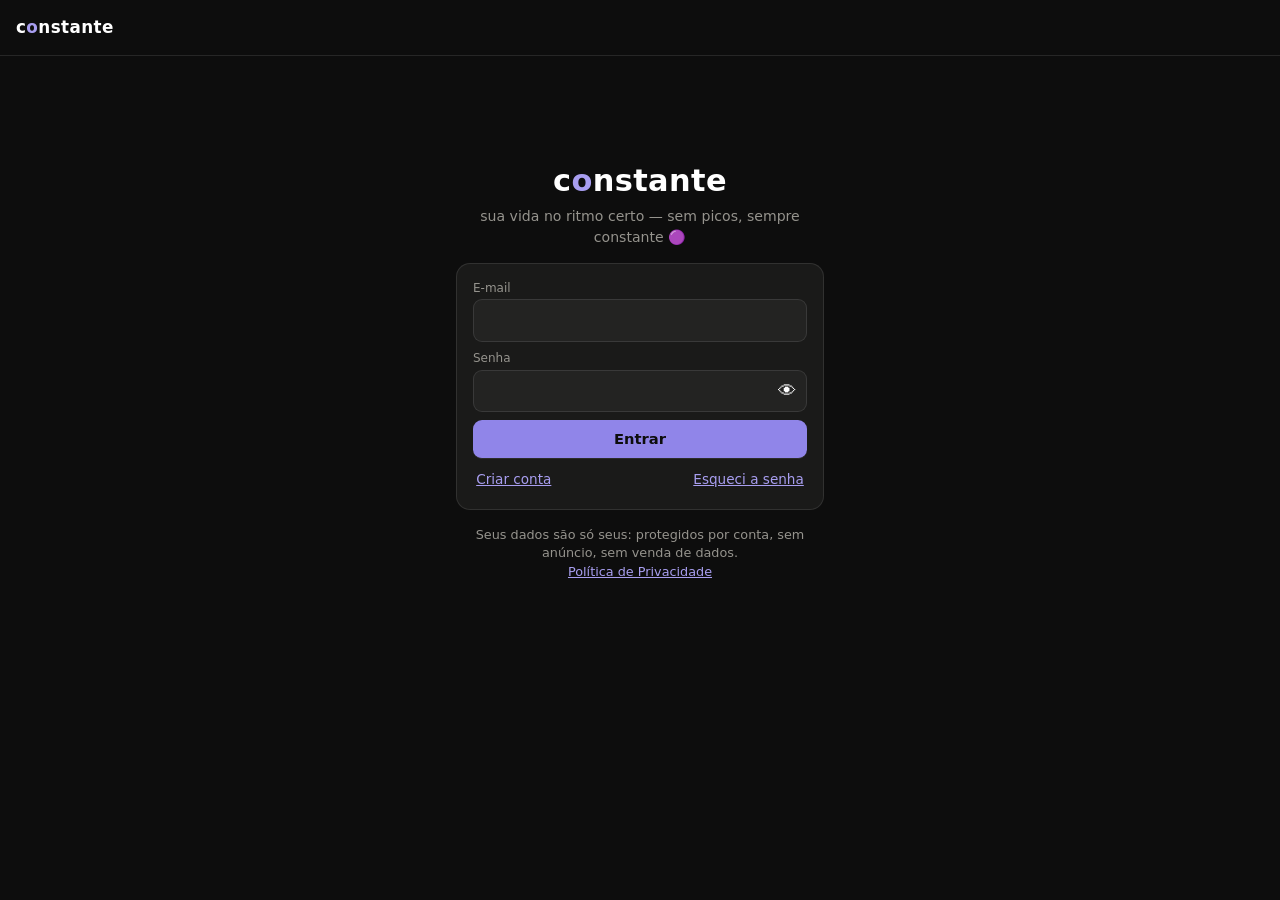
<file: index.html>
<!DOCTYPE html>
<html lang="pt-BR">
<head>
  <meta charset="UTF-8">
  <meta name="viewport" content="width=device-width, initial-scale=1.0, viewport-fit=cover, interactive-widget=resizes-content">
  <meta name="description" content="Constante — rotina, hábitos, dieta, finanças e foco. Sua vida no ritmo certo.">
  <meta name="theme-color" content="#0d0d0d">

  <meta http-equiv="Content-Security-Policy" content="default-src 'self'; script-src 'self' https://challenges.cloudflare.com; style-src 'self' 'unsafe-inline'; img-src 'self' data:; connect-src 'self' https://*.supabase.co https://challenges.cloudflare.com https://eu.i.posthog.com; frame-src https://challenges.cloudflare.com; object-src 'none'; base-uri 'none'; form-action 'self'">
  <title>Constante — sua vida no ritmo certo</title>

  <meta property="og:title" content="Constante">
  <meta property="og:description" content="Rotina, hábitos, dieta, finanças e foco — sem picos, sempre constante.">

  <link rel="manifest" href="manifest.webmanifest">
  <link rel="icon" type="image/png" href="assets/icons/icon-192.png">
  <link rel="apple-touch-icon" href="assets/icons/icon-192.png">
  <link rel="stylesheet" href="css/variables.css">
  <link rel="stylesheet" href="css/styles.css">
  <script src="https://challenges.cloudflare.com/turnstile/v0/api.js" async defer></script>
</head>
<body>
  <header class="topbar">
    <span class="logo">c<em>o</em>nstante</span>
    <div class="stats" id="top-stats"></div>
    <button class="pill" id="btn-assist" data-action="assist-abrir" aria-label="Assistente — montar e adicionar à rotina" title="Assistente" style="display:none">🤖</button>
  </header>

  <main id="view" aria-live="polite">
    <noscript><p style="padding:1rem">O Constante precisa de JavaScript pra funcionar.</p></noscript>
  </main>

  <button class="sos-fab" data-action="sos-abrir" aria-label="SOS impulso — respiração guiada">🌊</button>

  <!-- Os botões abaixo são só o esqueleto: renderNav() reescreve a barra com as
       abas que a pessoa escolheu (Ajustes → Barra de baixo, ou toque longo aqui). -->
  <nav class="bottom-nav" id="bottom-nav" aria-label="Navegação principal">
    <button data-nav="hoje"><span class="ic">☀️</span>Hoje</button>
    <button data-nav="rotina"><span class="ic">📅</span>Rotina</button>
    <button data-nav="dieta"><span class="ic">🍽️</span>Dieta</button>
    <button data-nav="grana"><span class="ic">💰</span>Grana</button>
    <button data-nav="mente"><span class="ic">🧠</span>Mente</button>
    <button data-nav="progresso"><span class="ic">📈</span>Progresso</button>
    <button data-nav="config"><span class="ic">⚙️</span>Ajustes</button>
  </nav>

  <div id="modal-root" class="escondido"></div>

  <script src="js/config.js" defer></script>
  <script src="js/vendor-supabase.js" defer></script>
  <script src="js/data.js" defer></script>
  <script src="js/core.js" defer></script>
  <script src="js/ui.js" defer></script>
  <script src="js/auth.js" defer></script>
  <script src="js/views.js" defer></script>
  <script src="js/views2.js" defer></script>
  <script src="js/views-f2.js" defer></script>
  <script src="js/views-auth.js" defer></script>
  <script src="js/assistente.js" defer></script>
  <script src="js/progresso.js" defer></script>
  <script src="js/amigos.js" defer></script>
  <script src="js/fase5.js" defer></script>
  <script src="js/notificacoes.js" defer></script>
  <script src="js/metrica.js" defer></script>
  <script src="js/script.js" defer></script>
</body>
</html>
</file>
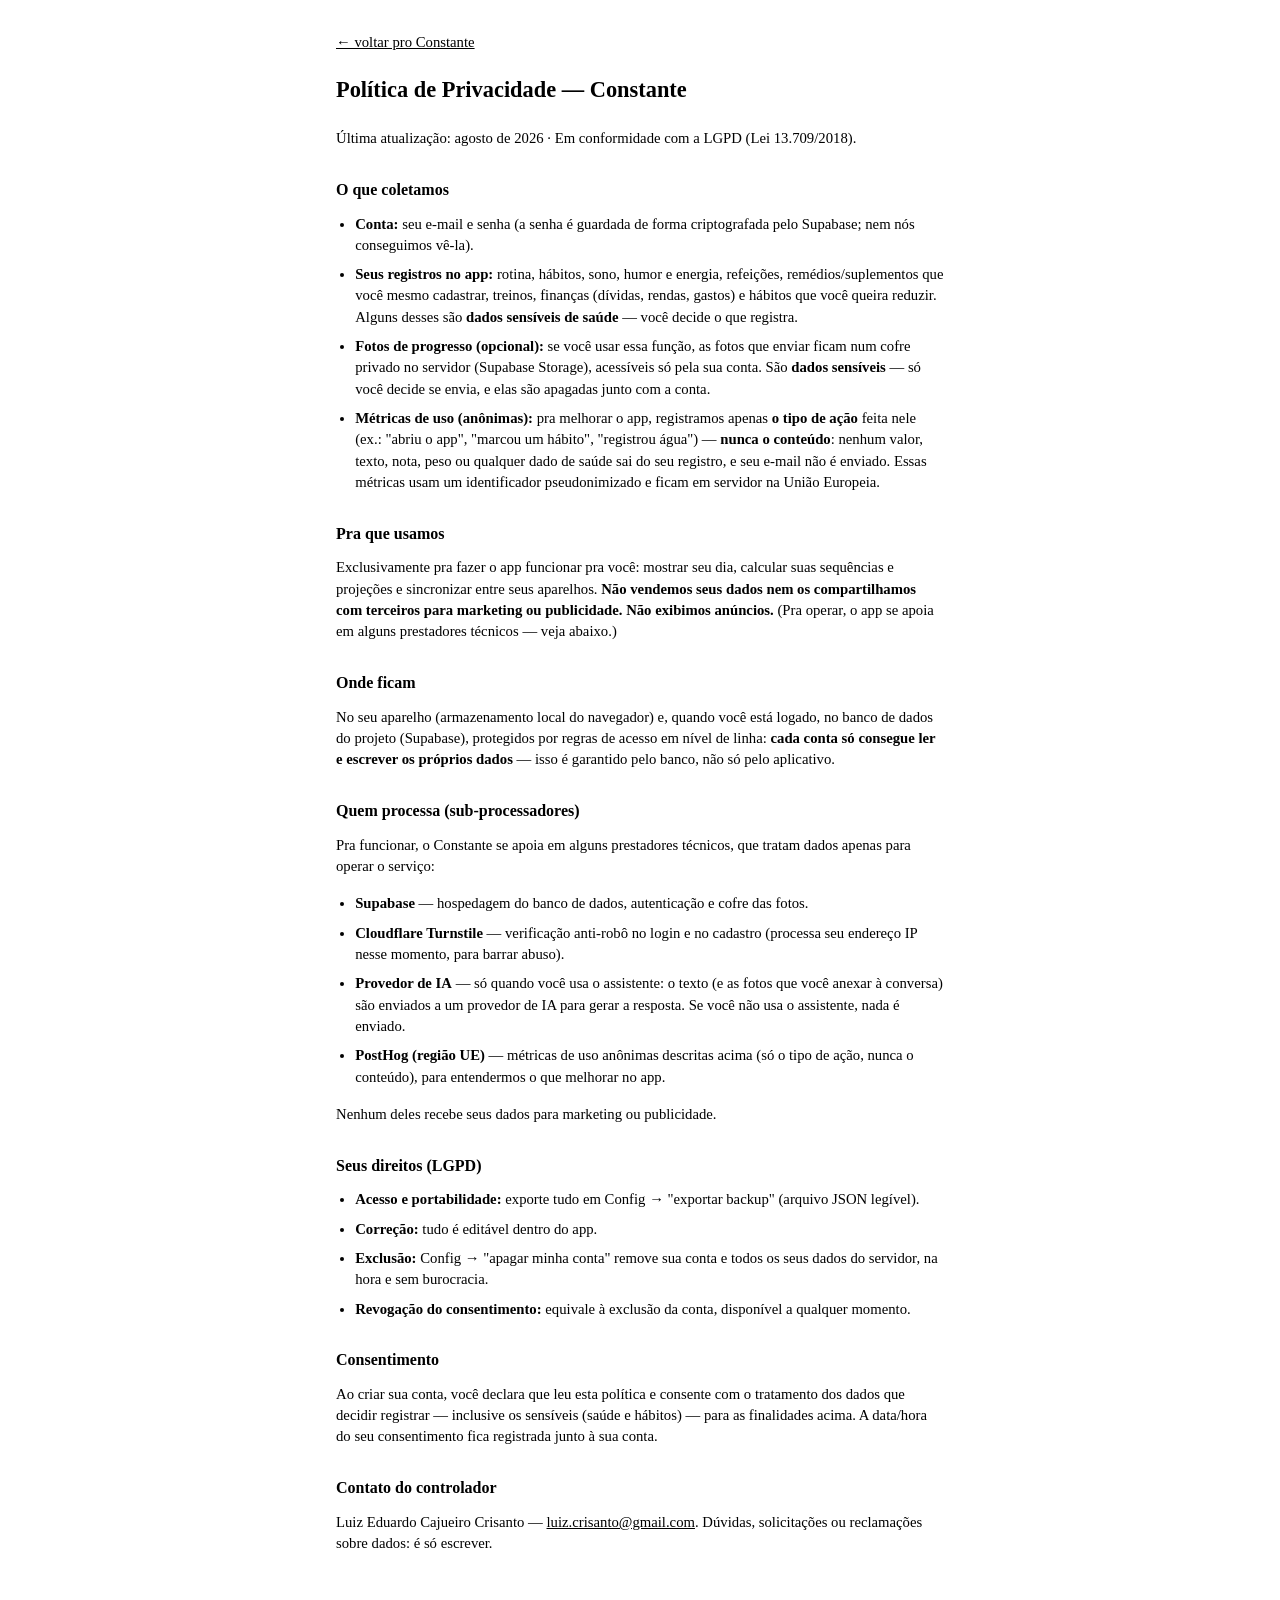
<file: privacidade.html>
<!DOCTYPE html>
<html lang="pt-BR">
<head>
  <meta charset="UTF-8">
  <meta name="viewport" content="width=device-width, initial-scale=1.0">
  <meta name="theme-color" content="#0d0d0d">
  <title>Política de Privacidade — Constante</title>
  <link rel="icon" type="image/png" href="assets/icons/icon-192.png">
  <link rel="stylesheet" href="css/styles.css">
  <style>
    .pagina{ max-width:640px; margin:0 auto; padding:1.5rem 1rem 4rem; }
    .pagina h1{ font-size:1.4rem; margin:1rem 0; }
    .pagina h2{ font-size:1rem; margin:1.4rem 0 0.4rem; color:var(--brand-strong);
      text-transform:none; letter-spacing:0; }
    .pagina p, .pagina li{ color:var(--ink-2); font-size:0.92rem; margin:0.5rem 0; }
    .pagina ul{ margin-left:1.2rem; }
  </style>
</head>
<body>
  <main class="pagina">
    <p><a href="index.html">← voltar pro Constante</a></p>
    <h1>Política de Privacidade — Constante</h1>
    <p class="muted">Última atualização: agosto de 2026 · Em conformidade com a LGPD (Lei 13.709/2018).</p>

    <h2>O que coletamos</h2>
    <ul>
      <li><b>Conta:</b> seu e-mail e senha (a senha é guardada de forma criptografada pelo Supabase; nem nós conseguimos vê-la).</li>
      <li><b>Seus registros no app:</b> rotina, hábitos, sono, humor e energia, refeições, remédios/suplementos que você mesmo cadastrar, treinos, finanças (dívidas, rendas, gastos) e hábitos que você queira reduzir. Alguns desses são <b>dados sensíveis de saúde</b> — você decide o que registra.</li>
      <li><b>Fotos de progresso (opcional):</b> se você usar essa função, as fotos que enviar ficam num cofre privado no servidor (Supabase Storage), acessíveis só pela sua conta. São <b>dados sensíveis</b> — só você decide se envia, e elas são apagadas junto com a conta.</li>
      <li><b>Métricas de uso (anônimas):</b> pra melhorar o app, registramos apenas <b>o tipo de ação</b> feita nele (ex.: "abriu o app", "marcou um hábito", "registrou água") — <b>nunca o conteúdo</b>: nenhum valor, texto, nota, peso ou qualquer dado de saúde sai do seu registro, e seu e-mail não é enviado. Essas métricas usam um identificador pseudonimizado e ficam em servidor na União Europeia.</li>
    </ul>

    <h2>Pra que usamos</h2>
    <p>Exclusivamente pra fazer o app funcionar pra você: mostrar seu dia, calcular suas sequências e projeções e sincronizar entre seus aparelhos. <b>Não vendemos seus dados nem os compartilhamos com terceiros para marketing ou publicidade. Não exibimos anúncios.</b> (Pra operar, o app se apoia em alguns prestadores técnicos — veja abaixo.)</p>

    <h2>Onde ficam</h2>
    <p>No seu aparelho (armazenamento local do navegador) e, quando você está logado, no banco de dados do projeto (Supabase), protegidos por regras de acesso em nível de linha: <b>cada conta só consegue ler e escrever os próprios dados</b> — isso é garantido pelo banco, não só pelo aplicativo.</p>

    <h2>Quem processa (sub-processadores)</h2>
    <p>Pra funcionar, o Constante se apoia em alguns prestadores técnicos, que tratam dados apenas para operar o serviço:</p>
    <ul>
      <li><b>Supabase</b> — hospedagem do banco de dados, autenticação e cofre das fotos.</li>
      <li><b>Cloudflare Turnstile</b> — verificação anti-robô no login e no cadastro (processa seu endereço IP nesse momento, para barrar abuso).</li>
      <li><b>Provedor de IA</b> — só quando você usa o assistente: o texto (e as fotos que você anexar à conversa) são enviados a um provedor de IA para gerar a resposta. Se você não usa o assistente, nada é enviado.</li>
      <li><b>PostHog (região UE)</b> — métricas de uso anônimas descritas acima (só o tipo de ação, nunca o conteúdo), para entendermos o que melhorar no app.</li>
    </ul>
    <p>Nenhum deles recebe seus dados para marketing ou publicidade.</p>

    <h2>Seus direitos (LGPD)</h2>
    <ul>
      <li><b>Acesso e portabilidade:</b> exporte tudo em Config → "exportar backup" (arquivo JSON legível).</li>
      <li><b>Correção:</b> tudo é editável dentro do app.</li>
      <li><b>Exclusão:</b> Config → "apagar minha conta" remove sua conta e todos os seus dados do servidor, na hora e sem burocracia.</li>
      <li><b>Revogação do consentimento:</b> equivale à exclusão da conta, disponível a qualquer momento.</li>
    </ul>

    <h2>Consentimento</h2>
    <p>Ao criar sua conta, você declara que leu esta política e consente com o tratamento dos dados que decidir registrar — inclusive os sensíveis (saúde e hábitos) — para as finalidades acima. A data/hora do seu consentimento fica registrada junto à sua conta.</p>

    <h2>Contato do controlador</h2>
    <p>Luiz Eduardo Cajueiro Crisanto — <a href="mailto:luiz.crisanto@gmail.com">luiz.crisanto@gmail.com</a>. Dúvidas, solicitações ou reclamações sobre dados: é só escrever.</p>
  </main>
</body>
</html>
</file>
<file: css/variables.css>
:root {
  color-scheme: dark;

  --bg: #0d0d0d;
  --surface: #1a1a19;
  --surface-2: #232322;
  --surface-3: #2c2c2a;

  --ink: #ffffff;
  --ink-2: #c3c2b7;
  --ink-mute: #95938d;   /* v55: era #898781 — batia 4,38:1 sobre o card e reprovava no WCAG AA */

  --grid: #2c2c2a;
  --baseline: #383835;
  --border: rgba(255,255,255,0.10);

  --brand: #9085e9;
  --brand-strong: #a89ef0;
  --series-1: #3987e5;
  --series-1-soft: rgba(57,135,229,0.18);

  --good: #0ca30c;
  --warning: #fab219;
  --serious: #ec835a;
  --critical: #d03b3b;
  --good-soft: rgba(12,163,12,0.14);
  --warning-soft: rgba(250,178,25,0.12);
  --critical-soft: rgba(208,59,59,0.14);

  --c-aula: #3987e5;
  --c-estagio: #199e70;
  --c-treino: #d95926;
  --c-refeicao: #c98500;
  --c-estudo: #9085e9;
  --c-sites: #d55181;
  --c-idioma: #3987e5;
  --c-leitura: #199e70;
  --c-sono: #6d6a8f;
  --c-livre: #565550;
  --c-pausa: #565550;
  --c-desloc: #45443f;
  --c-remedios: #e66767;
  --c-revisao: #c98500;

  --font: system-ui, -apple-system, "Segoe UI", Roboto, sans-serif;

  --sp-xs: 0.25rem;
  --sp-sm: 0.5rem;
  --sp-md: 1rem;
  --sp-lg: 1.5rem;
  --sp-xl: 2.5rem;

  --radius: 14px;
  --radius-sm: 9px;
  --shadow: 0 6px 24px rgba(0,0,0,0.35);

  --nav-h: 62px;
  --top-h: 56px;
}
</file>
<file: css/styles.css>
/* variables.css entra por <link> no index.html — @import aqui obrigava
   o navegador a baixar em série, atrasando a primeira pintura. */

*,*::before,*::after{ box-sizing:border-box; margin:0; padding:0; }
html{ -webkit-text-size-adjust:100%; text-size-adjust:100%; }
/* trava final: nada nunca cria rolagem horizontal na página */
html, body{ overflow-x:hidden; max-width:100%; }
svg{ max-width:100%; }
table{ width:100%; table-layout:fixed; }
td, th{ overflow-wrap:anywhere; }
body{
  font-family:var(--font); background:var(--bg); color:var(--ink);
  line-height:1.45; min-height:100dvh;
  padding-bottom:calc(var(--nav-h) + env(safe-area-inset-bottom, 0px) + 20px);
}
img{ max-width:100%; height:auto; }
button{ font:inherit; color:inherit; background:none; border:none; cursor:pointer; }
input,select,textarea{
  font:inherit; color:var(--ink); background:var(--surface-2);
  border:1px solid var(--border); border-radius:var(--radius-sm);
  padding:0.55rem 0.7rem; width:100%;
}
input:focus,select:focus,textarea:focus,button:focus-visible{
  outline:2px solid var(--brand); outline-offset:1px;
}
h1,h2,h3{ line-height:1.2; }
a{ color:var(--brand-strong); }

.topbar{
  position:sticky; top:0; z-index:40;
  height:calc(var(--top-h) + env(safe-area-inset-top, 0px));
  display:flex; align-items:center; gap:var(--sp-sm);
  padding:env(safe-area-inset-top, 0px) calc(var(--sp-md) + env(safe-area-inset-right, 0px)) 0 calc(var(--sp-md) + env(safe-area-inset-left, 0px));
  background:var(--bg);
  border-bottom:1px solid var(--border);
}
.topbar .logo{ font-weight:800; letter-spacing:0.4px; font-size:1.05rem; }
.topbar .logo em{ font-style:normal; color:var(--brand-strong); }
.topbar .stats{ margin-left:auto; display:flex; gap:var(--sp-sm); align-items:center; }
.pill{
  display:inline-flex; align-items:center; gap:0.3rem;
  background:var(--surface-2); border:1px solid var(--border);
  border-radius:999px; padding:0.22rem 0.65rem;
  font-size:0.82rem; font-weight:700; white-space:nowrap;
}
.pill.warn{ background:var(--warning-soft); }
.pill button{ padding:0; }

.bottom-nav{
  position:fixed; left:0; right:0; bottom:0; z-index:40;
  height:calc(var(--nav-h) + env(safe-area-inset-bottom, 0px));
  padding-bottom:env(safe-area-inset-bottom, 0px);
  padding-left:env(safe-area-inset-left, 0px);
  padding-right:env(safe-area-inset-right, 0px);
  display:flex; background:var(--surface);
  border-top:1px solid var(--border);
  transition:transform 0.2s ease;
}
/* teclado do celular aberto → esconde a barra pra não cobrir o campo */
body.teclado-aberto .bottom-nav{ transform:translateY(110%); }
body.teclado-aberto .sos-fab{ display:none; }
.bottom-nav button{
  flex:1; display:flex; flex-direction:column; align-items:center; justify-content:center;
  gap:2px; font-size:0.64rem; color:var(--ink-mute); font-weight:600;
  min-width:0; padding:0 1px; white-space:nowrap; overflow:hidden;
}
.bottom-nav button .ic{ font-size:1.25rem; line-height:1; }
.bottom-nav button.ativo{ color:var(--brand-strong); }
.bottom-nav button.ativo .ic{ transform:translateY(-1px); }

/* minmax(0,1fr): sem isso, item de grid nunca encolhe abaixo do conteúdo dele —
   um nome comprido ou uma barra larga empurrava a página inteira pra fora da tela
   (no Android isso vira "preciso dar zoom pra caber"). */
main{ max-width:640px; margin:0 auto; padding:var(--sp-md);
  display:grid; grid-template-columns:minmax(0,1fr); gap:var(--sp-md); }
main > *{ min-width:0; }
.card{
  background:var(--surface); border:1px solid var(--border);
  border-radius:var(--radius); padding:var(--sp-md);
  min-width:0; overflow-wrap:break-word;
}
.card h2{ font-size:0.8rem; text-transform:uppercase; letter-spacing:0.08em;
  color:var(--ink-mute); margin-bottom:var(--sp-sm); font-weight:700;
  display:flex; align-items:center; gap:0.5rem; flex-wrap:wrap; }
/* antes era float:right — o float "vazava" do h2 e desalinhava o 1º item da lista */
.card h2 .dir{ float:none; margin-left:auto; }
.muted{ color:var(--ink-mute); font-size:0.85rem; }
.small{ font-size:0.8rem; }
.sec{ color:var(--ink-2); }
.num{ font-variant-numeric:tabular-nums; }
.linha{ display:flex; align-items:center; gap:var(--sp-sm); min-width:0; flex-wrap:wrap; }
.linha .esq{ margin-right:auto; min-width:0; overflow-wrap:anywhere; }
.linha > *{ min-width:0; }
.chip{
  display:inline-block; border:1px solid var(--border); border-radius:999px;
  padding:0.15rem 0.6rem; font-size:0.78rem; color:var(--ink-2); background:var(--surface-2);
}
.btn{
  display:inline-flex; align-items:center; justify-content:center; gap:0.4rem;
  background:var(--brand); color:#0d0d0d; font-weight:800;
  border-radius:var(--radius-sm); padding:0.6rem 1rem; font-size:0.92rem;
}
.btn:active{ transform:scale(0.98); }
.btn.sec-btn{ background:var(--surface-2); color:var(--ink); border:1px solid var(--border); font-weight:700; }
.btn.perigo{ background:var(--critical-soft); color:#f3a1a1; border:1px solid rgba(208,59,59,0.4); }
.btn.mini{ padding:0.3rem 0.6rem; font-size:0.8rem; border-radius:8px; }
.btn.bloco{ width:100%; }
.progress{
  height:10px; background:var(--surface-3); border-radius:999px; overflow:hidden;
}
.progress > span{ display:block; height:100%; border-radius:999px;
  background:var(--brand); transition:width 0.4s ease; }
.progress.azul > span{ background:var(--series-1); }
.progress.verde > span{ background:var(--good); }
.progress.fina{ height:6px; }

.saudacao h1{ font-size:1.35rem; margin-bottom:2px; }
.frase{ color:var(--ink-2); font-size:0.9rem; font-style:italic; }
.agora{
  border-left:3px solid var(--brand); padding-left:0.7rem; margin-top:var(--sp-sm);
}
.hab{
  display:flex; align-items:center; gap:0.7rem; width:100%;
  padding:0.6rem 0.4rem; border-radius:var(--radius-sm); text-align:left;
  border-bottom:1px solid var(--grid);
}
.hab:last-child{ border-bottom:none; }
.hab .ic{ font-size:1.3rem; width:2rem; text-align:center; flex:none; }
.hab .nome{ flex:1; font-weight:600; font-size:0.95rem; }
.hab .sub{ display:block; font-weight:400; font-size:0.78rem; color:var(--ink-mute); }
.hab .streak{ font-size:0.8rem; color:var(--ink-2); font-weight:700; white-space:nowrap; }
.hab .check{
  width:1.7rem; height:1.7rem; border-radius:50%; flex:none;
  border:2px solid var(--baseline); display:grid; place-items:center;
  font-size:0.95rem; color:transparent; transition:all 0.15s ease;
}
.hab.feito .check{ background:var(--good); border-color:var(--good); color:#fff; }
.hab.falhou{ opacity:0.75; }
.hab.falhou .check{ background:var(--critical-soft); border-color:var(--critical); color:var(--critical); }
.hab.feito .nome{ text-decoration:line-through; text-decoration-color:rgba(255,255,255,0.35); }
.deslize-btn{ font-size:0.72rem; color:var(--ink-mute); text-decoration:underline; padding:0.2rem; }
.grupo-titulo{ margin:0.6rem 0 0.1rem; font-size:0.75rem; color:var(--ink-mute);
  text-transform:uppercase; letter-spacing:0.06em; font-weight:700; }
.agua-controles{ display:flex; gap:var(--sp-sm); align-items:center; flex-wrap:wrap; }
.check-lista .item{ display:flex; gap:0.6rem; align-items:flex-start; width:100%;
  text-align:left; padding:0.45rem 0.2rem; border-bottom:1px solid var(--grid); }
.check-lista .item:last-child{ border-bottom:none; }
.check-lista .box{ width:1.25rem; height:1.25rem; border-radius:6px; flex:none; margin-top:2px;
  border:2px solid var(--baseline); display:grid; place-items:center; font-size:0.75rem; color:transparent; }
.check-lista .item.ok .box{ background:var(--good); border-color:var(--good); color:#fff; }
.escala{ display:flex; gap:0.4rem; }
.escala button{
  flex:1; padding:0.5rem 0; border-radius:var(--radius-sm); font-size:1.15rem;
  background:var(--surface-2); border:1px solid var(--border);
}
.escala button.sel{ background:var(--brand); border-color:var(--brand); }

.mini-chart{ display:flex; align-items:flex-end; gap:6px; height:88px; padding-top:14px; }
.mini-chart .col{ flex:1; display:flex; flex-direction:column; align-items:center; gap:4px; height:100%; justify-content:flex-end; }
.mini-chart .bar{ width:100%; max-width:26px; background:var(--series-1); border-radius:4px 4px 0 0; min-height:2px; position:relative; }
.mini-chart .bar.apagada{ background:var(--surface-3); }
.mini-chart .col .lbl{ font-size:0.66rem; color:var(--ink-mute); }
.mini-chart .col .val{ font-size:0.66rem; color:var(--ink-2); font-variant-numeric:tabular-nums; height:0.9em; }

.dias-nav{ display:flex; gap:6px; overflow-x:auto; padding-bottom:4px;
  min-width:0; max-width:100%; -webkit-overflow-scrolling:touch; scrollbar-width:none; }
.dias-nav::-webkit-scrollbar{ display:none; }
.dias-nav button{
  flex:1 0 auto; min-width:2.9rem; padding:0.45rem 0.2rem; border-radius:var(--radius-sm);
  background:var(--surface-2); border:1px solid var(--border);
  font-size:0.8rem; font-weight:700; color:var(--ink-2);
}
.dias-nav button.sel{ background:var(--brand); color:#0d0d0d; border-color:var(--brand); }
.bloco{
  display:flex; gap:0.7rem; padding:0.5rem 0.3rem; border-bottom:1px solid var(--grid);
  align-items:baseline;
}
.bloco:last-child{ border-bottom:none; }
.bloco .hora{ font-variant-numeric:tabular-nums; font-size:0.8rem; color:var(--ink-mute);
  width:5.4rem; flex:none; }
.bloco .txt{ flex:1; font-size:0.92rem; }
.bloco .tag{ width:4px; align-self:stretch; border-radius:2px; flex:none; }
.bloco.agora-marca{ background:var(--surface-2); border-radius:var(--radius-sm); }
.bloco .edit{ color:var(--ink-mute); font-size:0.85rem; padding:0 0.3rem; }

.refeicao-card{ border-bottom:1px solid var(--grid); padding:0.7rem 0; }
.refeicao-card:last-child{ border-bottom:none; }
.refeicao-card ul{ margin:0.3rem 0 0 1.1rem; font-size:0.88rem; color:var(--ink-2); }
.refeicao-card .subs{ margin-top:0.35rem; }
.refeicao-card .subs li{ color:var(--ink-mute); font-size:0.8rem; }
details summary{ cursor:pointer; color:var(--ink-mute); font-size:0.8rem; margin-top:0.3rem; }
.peso-chart{ width:100%; height:120px; }

.divida{ padding:0.6rem 0; border-bottom:1px solid var(--grid); }
.divida:last-child{ border-bottom:none; }
.divida .topo{ display:flex; align-items:baseline; gap:0.5rem; margin-bottom:0.35rem; }
.divida .topo .nome{ font-weight:700; }
.divida .topo .valores{ margin-left:auto; font-size:0.82rem; color:var(--ink-2); }
.divida.quitada .nome{ text-decoration:line-through; color:var(--ink-mute); }
.tabela{ width:100%; border-collapse:collapse; font-size:0.85rem; }
.tabela th{ text-align:left; color:var(--ink-mute); font-weight:600; font-size:0.75rem;
  text-transform:uppercase; letter-spacing:0.05em; padding:0.35rem 0.4rem;
  border-bottom:1px solid var(--baseline); }
.tabela td{ padding:0.4rem; border-bottom:1px solid var(--grid); vertical-align:top; }
.tabela td.num, .tabela th.num{ text-align:right; }
.gauge-lbl{ display:flex; justify-content:space-between; font-size:0.8rem; color:var(--ink-2); margin-bottom:4px; }

.sono-form{ display:grid; grid-template-columns:1fr 1fr; gap:var(--sp-sm); }
.sono-form label{ font-size:0.75rem; color:var(--ink-mute); display:block; margin-bottom:2px; }
.linha-chart{ display:flex; align-items:flex-end; gap:3px; height:64px; }
.linha-chart .b{ flex:1; background:var(--series-1); border-radius:3px 3px 0 0; min-height:2px; }
.linha-chart .b.vazio{ background:var(--surface-3); }
.conquista{ display:flex; gap:0.7rem; align-items:center; padding:0.45rem 0; border-bottom:1px solid var(--grid); }
.conquista:last-child{ border-bottom:none; }
.conquista .ic{ font-size:1.5rem; width:2.2rem; text-align:center; filter:grayscale(1); opacity:0.4; }
.conquista.ganha .ic{ filter:none; opacity:1; }
.conquista .nome{ font-weight:700; font-size:0.9rem; }
.conquista .desc{ font-size:0.78rem; color:var(--ink-mute); }

.cfg-grid{ display:grid; grid-template-columns:repeat(2,minmax(0,1fr)); gap:var(--sp-sm); }
.cfg-grid label, .campo label{ font-size:0.75rem; color:var(--ink-mute); display:block; margin-bottom:2px; }
.campo{ margin-bottom:var(--sp-sm); }
.lista-edit .item-edit{ display:flex; gap:0.5rem; align-items:center; padding:0.4rem 0;
  border-bottom:1px solid var(--grid); font-size:0.9rem; }
.lista-edit .item-edit:last-child{ border-bottom:none; }
.lista-edit .item-edit .nome{ flex:1; }

.modal-fundo{
  position:fixed; inset:0; z-index:60; background:rgba(0,0,0,0.65);
  display:grid; place-items:end center; backdrop-filter:blur(3px);
}
.modal{
  background:var(--surface); border:1px solid var(--border);
  border-radius:var(--radius) var(--radius) 0 0; width:100%; max-width:640px;
  max-height:88dvh; overflow-y:auto;
  /* --kb = altura do teclado do celular (js/script.js). Sem isso o botão de salvar
     ficava embaixo do teclado no Android e a pessoa desistia de registrar. */
  padding:var(--sp-lg) var(--sp-md) calc(var(--sp-lg) + env(safe-area-inset-bottom,0px) + var(--kb, 0px));
  box-shadow:var(--shadow);
}
.modal h3{ margin-bottom:var(--sp-sm); }
.modal .acoes{ display:flex; gap:var(--sp-sm); margin-top:var(--sp-md); }
.modal .acoes .btn{ flex:1; }
.sos-fab{
  position:fixed; right:14px; bottom:calc(var(--nav-h) + env(safe-area-inset-bottom,0px) + 14px);
  z-index:45; width:52px; height:52px; border-radius:50%;
  background:var(--surface-2); border:1px solid var(--border);
  font-size:1.5rem; box-shadow:var(--shadow); display:grid; place-items:center;
}
.respira{
  width:150px; height:150px; margin:var(--sp-lg) auto; border-radius:50%;
  background:radial-gradient(circle, rgba(144,133,233,0.5), rgba(144,133,233,0.12));
  display:grid; place-items:center; font-weight:800; font-size:1.05rem;
  transition:transform 3.5s ease-in-out; transform:scale(0.62);
}
.respira.inspira{ transform:scale(1); }
.toast{
  position:fixed; left:50%; transform:translateX(-50%);
  bottom:calc(var(--nav-h) + 20px); z-index:70;
  background:var(--surface-2); border:1px solid var(--border); color:var(--ink);
  border-radius:999px; padding:0.55rem 1.1rem; font-size:0.88rem; font-weight:600;
  box-shadow:var(--shadow); max-width:92vw; text-align:center;
}

.grid-2{ display:grid; grid-template-columns:1fr 1fr; gap:var(--sp-sm); }
.mt{ margin-top:var(--sp-sm); } .mt-lg{ margin-top:var(--sp-md); }
.centro{ text-align:center; }
.escondido{ display:none !important; }
.aviso{
  background:var(--warning-soft); border:1px solid rgba(250,178,25,0.35);
  border-radius:var(--radius-sm); padding:0.6rem 0.8rem; font-size:0.82rem; color:var(--ink-2);
}
.ok-box{ background:var(--good-soft); border:1px solid rgba(12,163,12,0.35);
  border-radius:var(--radius-sm); padding:0.6rem 0.8rem; font-size:0.85rem; }
.hero-num{ font-size:2rem; font-weight:800; }
.hero-sub{ font-size:0.8rem; color:var(--ink-mute); }

.modo-login .bottom-nav, .modo-login .sos-fab, .modo-login .topbar .stats,
.modo-login .topbar [data-nav="config"]{ display:none; }
.login-wrap{ max-width:400px; margin:7dvh auto 0; padding:var(--sp-md); display:grid; gap:var(--sp-md); }
.login-logo{ text-align:center; font-size:1.9rem; font-weight:800; letter-spacing:0.4px; }
.login-logo em{ font-style:normal; color:var(--brand-strong); }
.login-tag{ text-align:center; color:var(--ink-mute); font-size:0.88rem; margin-top:-0.8rem; }
.login-consent{ display:flex; gap:0.5rem; align-items:flex-start; font-size:0.8rem;
  color:var(--ink-2); margin-top:var(--sp-sm); }
.login-consent input{ width:auto; margin-top:2px; flex:none; }
.login-links{ display:flex; justify-content:space-between; font-size:0.85rem; }
.login-links button{ color:var(--brand-strong); text-decoration:underline; padding:0.2rem; }

/* telas bem estreitas (iPhone SE/mini e afins): tudo respira melhor */
@media (max-width:359px){
  .bottom-nav button{ font-size:0.56rem; }
  .bottom-nav button .ic{ font-size:1.1rem; }
  .pill{ padding:0.18rem 0.45rem; font-size:0.74rem; }
  .hero-num{ font-size:1.7rem; }
  main{ padding:var(--sp-sm); }
}
@media (min-width:768px){
  main{ max-width:720px; padding:var(--sp-lg); }
  .sono-form{ grid-template-columns:repeat(4,1fr); }
  .modal-fundo{ place-items:center; }
  .modal{ border-radius:var(--radius); }
}
@media (min-width:1024px){
  main{ max-width:860px; }
}

/* ---------- v38: moldura de recorde no avatar ---------- */
.avatar-anel{ position:relative; border-radius:50%; padding:3px; flex:none; display:grid; place-items:center; cursor:pointer; }
.avatar-anel img, .avatar-anel .avatar-inicial{ display:block; border-radius:50%; object-fit:cover; width:100%; height:100%; }
.avatar-anel .avatar-inicial{ background:var(--surface-3); display:grid; place-items:center; font-weight:800; font-size:1.3rem; color:var(--ink-2); }
.av-52{ width:58px; height:58px; } .av-64{ width:70px; height:70px; }
.anel-semente{ background:conic-gradient(from 200deg, #2c4a3c, #199e70, #2c4a3c); }
.anel-bronze{ background:conic-gradient(from 200deg, #7a4a20, #d29a5c, #8a5a2b, #d29a5c, #7a4a20); }
.anel-prata{ background:conic-gradient(from 200deg, #8d939c, #e6e9ee, #9aa0a8, #e6e9ee, #8d939c); }
.anel-ouro{ background:conic-gradient(from 200deg, #9a7616, #ffd867, #c49a2c, #ffd867, #9a7616); animation:anel-respira 6s ease-in-out infinite; }
.anel-ametista{ background:conic-gradient(from 200deg, #6f61e0, #c4bcff, #9085e9, #c4bcff, #6f61e0); animation:anel-respira 5s ease-in-out infinite; }
@keyframes anel-respira{ 0%,100%{ filter:brightness(1); } 50%{ filter:brightness(1.25); } }

/* ---------- v38: micro-interações ---------- */
.pop{ animation:check-pop 0.42s cubic-bezier(0.34,1.56,0.64,1); }
@keyframes check-pop{ 0%{ transform:scale(0.6); } 55%{ transform:scale(1.25); } 100%{ transform:scale(1); } }
#view.anim{ animation:vista-entra 0.22s ease; }
@keyframes vista-entra{ from{ opacity:0.35; transform:translateY(6px); } to{ opacity:1; transform:none; } }
.modal{ animation:modal-sobe 0.2s ease; }
@keyframes modal-sobe{ from{ opacity:0.4; transform:translateY(18px); } to{ opacity:1; transform:none; } }
.toast{ animation:toast-entra 0.18s ease; }
@keyframes toast-entra{ from{ opacity:0; transform:translateX(-50%) translateY(8px); } to{ opacity:1; transform:translateX(-50%) translateY(0); } }
@media (prefers-reduced-motion: reduce){
  .avatar-anel, #view.anim, .modal, .toast, .pop{ animation:none !important; }
}

/* ---- v41: abertura por intenção (chips do onboarding) ---- */
.chips-onb{ display:flex; flex-wrap:wrap; gap:0.4rem; margin:0.4rem 0 0.2rem; }
.chip-onb{
  border:1px solid var(--border); border-radius:999px;
  padding:0.4rem 0.7rem; font-size:0.82rem; line-height:1.15;
  background:var(--surface-2); color:var(--ink-2); text-align:left;
  /* v57: 0.62 dava contraste 4,2:1 — abaixo do mínimo. 0.75 continua lendo como
     "não escolhido" e passa no WCAG AA. */
  opacity:0.75; transition:opacity 0.15s ease, border-color 0.15s ease, background 0.15s ease;
}
.chip-onb.sel{
  opacity:1; border-color:var(--brand); background:var(--surface-3); color:var(--ink);
  font-weight:700;
}
.chip-onb.sel::after{ content:' ✓'; color:var(--brand-strong); }

/* ---- v42: calendário de gastos na Grana ---- */
.cal-grana{ display:grid; grid-template-columns:repeat(7,1fr); gap:3px; }
.cal-grana .cal-cab{
  text-align:center; font-size:0.62rem; font-weight:700; letter-spacing:0.04em;
  color:var(--ink-mute); padding-bottom:2px;
}
.cal-dia{
  display:flex; flex-direction:column; align-items:center; justify-content:center; gap:1px;
  min-height:2.5rem; padding:0.15rem 0; border-radius:var(--radius-sm);
  background:var(--surface-2); border:1px solid transparent; color:var(--ink-2);
}
.cal-dia .cal-n{ font-size:0.78rem; font-weight:700; line-height:1; }
.cal-dia .cal-tot{ font-size:0.6rem; color:var(--ink-mute); line-height:1; min-height:0.6rem; }
.cal-dia.tem{ background:var(--surface-3); }
.cal-dia.tem .cal-tot{ color:var(--ink-2); }
.cal-dia.hoje{ border-color:var(--border); }
.cal-dia.hoje .cal-n{ color:var(--brand-strong); }
.cal-dia.sel{ border-color:var(--brand); background:var(--surface-3); }
.cal-dia.sel .cal-n{ color:var(--ink); }
/* v55: 0.28 dava contraste 1,9:1 — o número do dia sumia pra quem enxerga menos */
.cal-dia.futuro{ opacity:0.65; background:transparent; }
@media (max-width:359px){
  .cal-dia{ min-height:2.2rem; }
  .cal-dia .cal-n{ font-size:0.72rem; }
}

/* ---- v43: peso borrado por padrão (privacidade em tela compartilhada) ---- */
.peso-card:not(.revelado) .hero-num,
.peso-card:not(.revelado) .peso-chart{
  filter:blur(7px); user-select:none; transition:filter 0.18s ease;
}
.peso-card .hero-num, .peso-card .peso-chart{ transition:filter 0.18s ease; }

/* ---- v43: dia neutro na barra da semana ---- */
.mini-chart .bar.neutra{
  background:repeating-linear-gradient(45deg,var(--surface-3),var(--surface-3) 3px,transparent 3px,transparent 6px);
}

/* ---- v49: esconder os valores da Grana (app aberto no ônibus, no trampo) ---- */
.grana-oculta .dinheiro{
  filter:blur(8px); user-select:none; transition:filter 0.18s ease;
}
.dinheiro{ transition:filter 0.18s ease; }

/* ---- v51: barra de baixo personalizável (folha "Mais" e escolha das abas) ---- */
.abas-mais{ display:grid; grid-template-columns:repeat(2,minmax(0,1fr)); gap:0.45rem; }
.aba-op{
  display:flex; align-items:center; gap:0.5rem; min-width:0;
  border:1px solid var(--border); border-radius:var(--radius-sm);
  background:var(--surface-2); color:var(--ink-2);
  padding:0.55rem 0.65rem; font-size:0.88rem; font-weight:600; text-align:left;
  transition:border-color 0.15s ease, background 0.15s ease, opacity 0.15s ease;
}
.aba-op .ic{ font-size:1.15rem; line-height:1; flex:none; }
.aba-op span:not(.ic):not(.pos){ overflow:hidden; text-overflow:ellipsis; white-space:nowrap; }
.aba-op .pos{ margin-left:auto; font-size:0.72rem; color:var(--brand-strong); font-weight:800; flex:none; }
.aba-op.sel{ border-color:var(--brand); background:var(--surface-3); color:var(--ink); }
.aba-op.cheia{ opacity:0.45; }

/* ---- v51: projetos financeiros ---- */
.proj-item{ padding:0.5rem 0; border-bottom:1px solid var(--grid); }
.proj-item:last-of-type{ border-bottom:none; }
.chip-proj{
  display:inline-block; margin-left:0.3rem; padding:0.05rem 0.4rem;
  border:1px solid var(--border); border-radius:999px;
  font-size:0.68rem; color:var(--ink-mute); white-space:nowrap; vertical-align:middle;
}

/* ---- v52: teclado do celular não pode cobrir o botão de salvar ---- */
:root{ --kb:0px; }
body.teclado-aberto .modal{ max-height:none; }

/* ---- v56: entradas na Grana. Verde e vermelho aqui são informação, não elogio
   nem bronca — o texto ao lado sempre diz o que o número significa. ---- */
.num.pos{ color:var(--good); }
.num.neg{ color:var(--serious); }
</file>
